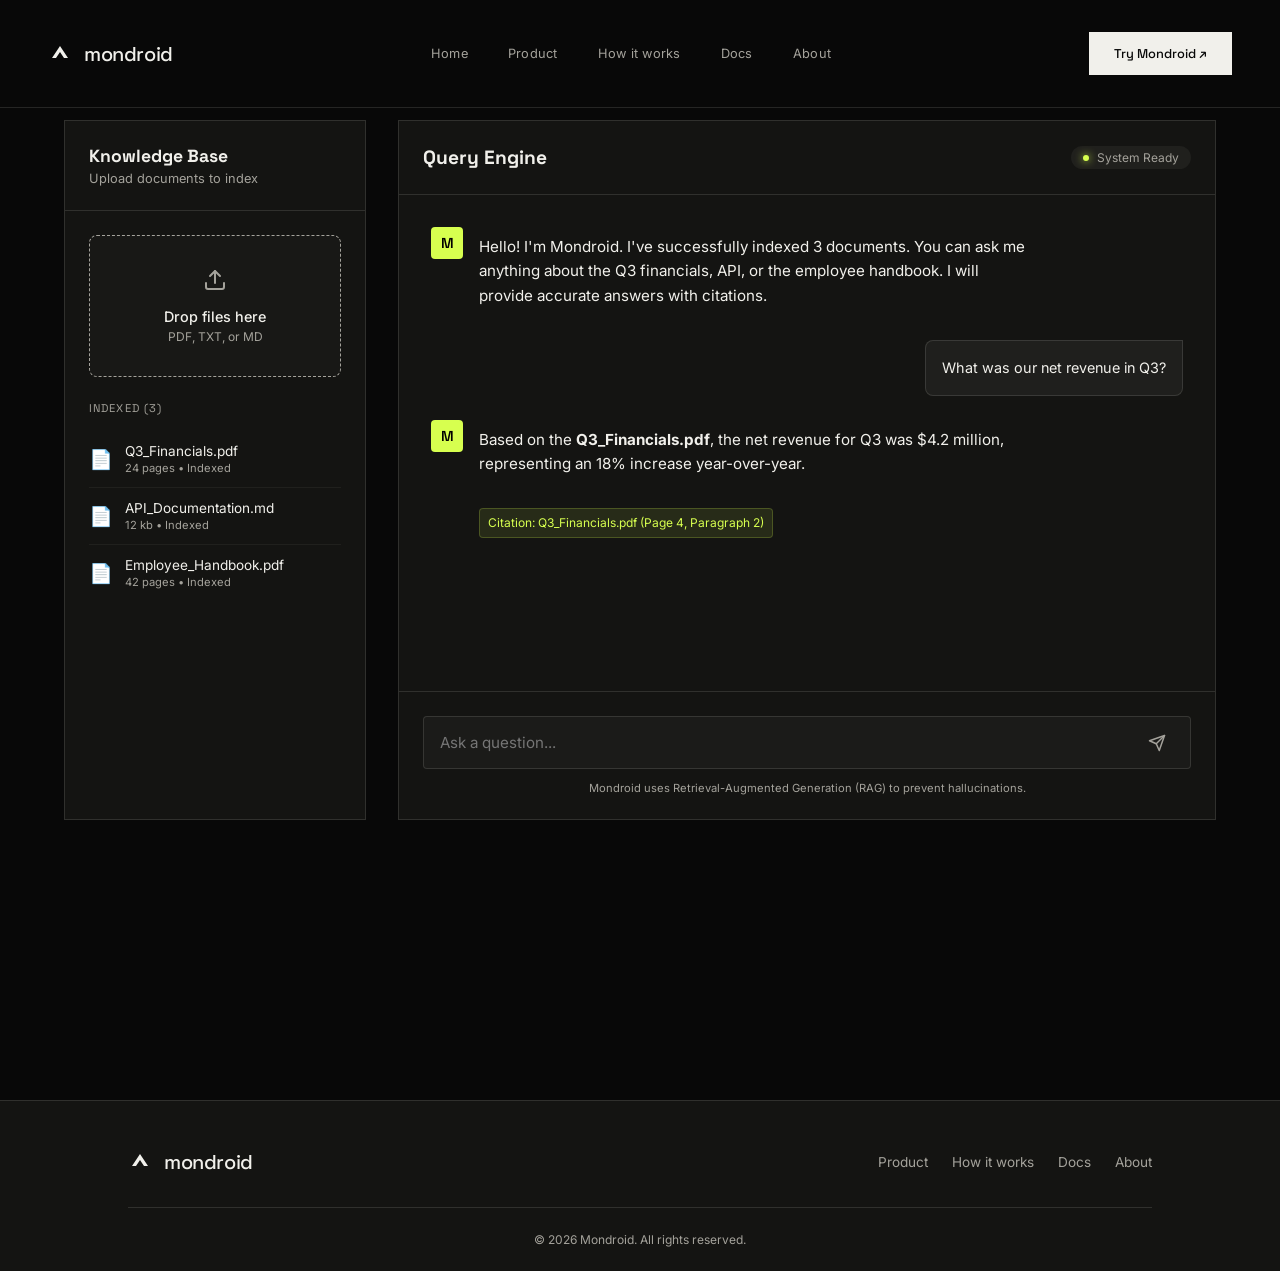
<file: lets-scroll-main/try.html>
<!doctype html>
<html lang="en">

<head>
  <meta charset="utf-8" />
  <meta name="viewport" content="width=device-width, initial-scale=1, viewport-fit=cover" />
  <title>Try Mondroid</title>
  <meta name="description" content="Experience Mondroid RAG system." />
  <link rel="preconnect" href="https://fonts.googleapis.com">
  <link rel="preconnect" href="https://fonts.gstatic.com" crossorigin>
  <link
    href="https://fonts.googleapis.com/css2?family=Inter:wght@300;400;500;600&family=Space+Grotesk:wght@300;400;500;600;700&display=swap"
    rel="stylesheet">
  <link rel="stylesheet" href="style.css">
</head>

<body class="page-try">

  <nav class="custom-navbar" style="background: var(--sw-bg); border-bottom: 1px solid var(--border);">
    <div class="logo">
      <svg width="24" height="24" viewBox="0 0 24 24" fill="none" xmlns="http://www.w3.org/2000/svg">
        <path d="M4 16L12 4L20 16H16L12 10L8 16H4Z" fill="currentColor" />
      </svg>
      mondroid
    </div>
    <div class="nav-links">
      <a href="index.html">Home</a>
      <a href="product.html">Product</a>
      <a href="how-it-works.html">How it works</a>
      <a href="docs.html">Docs</a>
      <a href="about.html">About</a>
    </div>
    <div class="nav-right">
      <a href="try.html" class="btn-primary">Try Mondroid ↗</a>
    </div>
  </nav>

  <main class="try-layout">
    <div class="try-container">
      
      <!-- Left Sidebar: Documents -->
      <aside class="try-sidebar">
        <div class="try-sidebar__header">
          <h3>Knowledge Base</h3>
          <p>Upload documents to index</p>
        </div>
        
        <div class="upload-box">
          <svg width="24" height="24" viewBox="0 0 24 24" fill="none" stroke="currentColor" stroke-width="2" stroke-linecap="round" stroke-linejoin="round">
            <path d="M21 15v4a2 2 0 0 1-2 2H5a2 2 0 0 1-2-2v-4"></path>
            <polyline points="17 8 12 3 7 8"></polyline>
            <line x1="12" y1="3" x2="12" y2="15"></line>
          </svg>
          <p class="upload-title">Drop files here</p>
          <p class="upload-subtitle">PDF, TXT, or MD</p>
        </div>
        
        <div class="doc-list">
          <div class="doc-list__title">INDEXED (3)</div>
          
          <div class="doc-item">
            <span class="doc-icon">📄</span>
            <div class="doc-info">
              <span class="doc-name">Q3_Financials.pdf</span>
              <span class="doc-meta">24 pages • Indexed</span>
            </div>
          </div>
          
          <div class="doc-item">
            <span class="doc-icon">📄</span>
            <div class="doc-info">
              <span class="doc-name">API_Documentation.md</span>
              <span class="doc-meta">12 kb • Indexed</span>
            </div>
          </div>
          
          <div class="doc-item">
            <span class="doc-icon">📄</span>
            <div class="doc-info">
              <span class="doc-name">Employee_Handbook.pdf</span>
              <span class="doc-meta">42 pages • Indexed</span>
            </div>
          </div>
        </div>
      </aside>

      <!-- Right Main Area: Chat -->
      <section class="try-chat">
        <header class="chat-header">
          <h2>Query Engine</h2>
          <div class="status-badge"><span class="dot"></span> System Ready</div>
        </header>
        
        <div class="chat-messages">
          <div class="message system">
            <div class="avatar">M</div>
            <div class="msg-content">
              Hello! I'm Mondroid. I've successfully indexed 3 documents. You can ask me anything about the Q3 financials, API, or the employee handbook. I will provide accurate answers with citations.
            </div>
          </div>
          
          <!-- Example user message -->
          <div class="message user">
            <div class="msg-content">
              What was our net revenue in Q3?
            </div>
          </div>
          
          <!-- Example system response -->
          <div class="message system">
            <div class="avatar">M</div>
            <div class="msg-content">
              Based on the <strong>Q3_Financials.pdf</strong>, the net revenue for Q3 was $4.2 million, representing an 18% increase year-over-year.
              <br><br>
              <span class="citation">Citation: Q3_Financials.pdf (Page 4, Paragraph 2)</span>
            </div>
          </div>
        </div>
        
        <div class="chat-input-wrapper">
          <div class="chat-input-box">
            <input type="text" class="chat-input" placeholder="Ask a question..." />
            <button class="chat-send">
              <svg width="18" height="18" viewBox="0 0 24 24" fill="none" stroke="currentColor" stroke-width="2" stroke-linecap="round" stroke-linejoin="round">
                <line x1="22" y1="2" x2="11" y2="13"></line>
                <polygon points="22 2 15 22 11 13 2 9 22 2"></polygon>
              </svg>
            </button>
          </div>
          <div class="chat-footer-text">Mondroid uses Retrieval-Augmented Generation (RAG) to prevent hallucinations.</div>
        </div>
      </section>
      
    </div>
  </main>
  
  <footer class="site-footer">
    <div class="footer-content">
      <div class="footer-logo">
        <svg width="24" height="24" viewBox="0 0 24 24" fill="none" xmlns="http://www.w3.org/2000/svg">
          <path d="M4 16L12 4L20 16H16L12 10L8 16H4Z" fill="currentColor" />
        </svg>
        mondroid
      </div>
      <div class="footer-links">
        <a href="product.html">Product</a>
        <a href="how-it-works.html">How it works</a>
        <a href="docs.html">Docs</a>
        <a href="about.html">About</a>
      </div>
    </div>
    <div class="footer-bottom">
      &copy; 2026 Mondroid. All rights reserved.
    </div>
  </footer>

</body>
</html>
</file>
<file: lets-scroll-main/style.css>
:root,
.sw-root {
  --sw-bg: #080808;
  --sw-ink: #F1F0EB;
  --sw-ink-soft: #A4A29B;
  --surface: #141412;
  --border: rgba(241, 240, 235, 0.12);
  --sw-accent: #D7FF4F;
  --sw-font-display: 'Space Grotesk', -apple-system, sans-serif;
  --sw-font-body: 'Inter', -apple-system, sans-serif;
}

body {
  margin: 0;
  background-color: var(--sw-bg);
  color: var(--sw-ink);
  font-family: var(--sw-font-body);
  overflow-x: hidden;
}

body.page-about {
  background-image: linear-gradient(rgba(8, 8, 8, 0.96), rgba(8, 8, 8, 0.98)), url('assets/bg_about.jpg');
  background-size: cover;
  background-position: center;
  background-attachment: fixed;
}

body.page-docs {
  background-image: linear-gradient(rgba(8, 8, 8, 0.96), rgba(8, 8, 8, 0.98)), url('assets/bg_docs.jpg');
  background-size: cover;
  background-position: center;
  background-attachment: fixed;
}

body.page-how {
  background-image: linear-gradient(rgba(8, 8, 8, 0.96), rgba(8, 8, 8, 0.98)), url('assets/bg_how.jpg');
  background-size: cover;
  background-position: center;
  background-attachment: fixed;
}

body.page-product {
  background-image: linear-gradient(rgba(8, 8, 8, 0.95), rgba(8, 8, 8, 0.97)), url('assets/bg_product.jpg');
  background-size: cover;
  background-position: center;
  background-attachment: fixed;
}


/* Custom Navbar */
.custom-navbar {
  position: fixed;
  top: 0;
  left: 0;
  width: 100%;
  display: flex;
  justify-content: space-between;
  align-items: center;
  padding: 32px 48px;
  box-sizing: border-box;
  z-index: 1000;
  pointer-events: none;
}

.custom-navbar>* {
  pointer-events: auto;
}

.logo {
  display: flex;
  align-items: center;
  gap: 12px;
  font-family: var(--sw-font-display);
  font-weight: 500;
  font-size: 1.25rem;
  letter-spacing: -0.02em;
}

.nav-links {
  display: flex;
  gap: 40px;
}

.nav-links a {
  color: var(--sw-ink-soft);
  text-decoration: none;
  font-size: 0.8rem;
  transition: color 0.3s ease;
  font-weight: 400;
  letter-spacing: 0.02em;
}

.nav-links a:hover,
.nav-links a.active {
  color: var(--sw-ink);
}

.nav-links a.active {
  position: relative;
}

.nav-links a.active::after {
  content: '';
  position: absolute;
  bottom: -8px;
  left: 0;
  width: 100%;
  height: 1px;
  background-color: var(--sw-ink);
}

.nav-right {
  display: flex;
  align-items: center;
  gap: 32px;
}

.built-for {
  color: var(--sw-ink-soft);
  font-size: 0.7rem;
  text-align: right;
  line-height: 1.4;
  letter-spacing: 0.02em;
}

.btn-primary {
  background: var(--sw-ink);
  color: var(--sw-bg);
  text-decoration: none;
  padding: 12px 24px;
  border-radius: 0;
  font-family: var(--sw-font-display);
  font-size: 0.8rem;
  font-weight: 500;
  transition: all 0.3s ease;
  border: 1px solid var(--sw-ink);
}

.btn-primary:hover {
  background: transparent;
  color: var(--sw-ink);
}

/* Scrub Engine Overrides */

.sw-copy {
  top: 40% !important;
  transform: translateY(-50%) !important;
  padding-left: 64px !important;
  width: 50% !important;
  max-width: 640px !important;
}

.sw-copy__num {
  display: none !important;
}

.sw-copylayer::before {
  content: "" !important;
  position: absolute !important;
  inset: 0 !important;
  width: 100% !important;
  background: linear-gradient(90deg, rgba(8, 8, 8, 0.95) 0%, rgba(8, 8, 8, 0.6) 40%, transparent 100%) !important;
}

.sw-copy__title {
  font-family: var(--sw-font-display) !important;
  font-size: 3.5rem !important;
  font-weight: 400 !important;
  line-height: 1.05 !important;
  letter-spacing: -0.04em !important;
  margin-bottom: 24px !important;
  color: var(--sw-ink) !important;
  text-shadow: none !important;
}

.sw-copy__body {
  font-family: var(--sw-font-body) !important;
  font-size: 1rem !important;
  color: var(--sw-ink-soft) !important;
  line-height: 1.6 !important;
  max-width: 440px !important;
  text-shadow: none !important;
  margin-top: 0 !important;
  font-weight: 300 !important;
}

.sw-copy__eyebrow {
  font-family: var(--sw-font-body) !important;
  font-size: 0.7rem !important;
  letter-spacing: 0.2em !important;
  color: var(--sw-ink-soft) !important;
  text-transform: uppercase !important;
  margin-bottom: 24px !important;
  font-weight: 400 !important;
}

.sw-copy__cta {
  margin-top: 32px !important;
  display: flex !important;
  gap: 16px !important;
  align-items: center !important;
}

.sw-copy__cta .sw-btn {
  padding: 12px 28px !important;
  border-radius: 0 !important;
  font-family: var(--sw-font-display) !important;
  font-size: 0.8rem !important;
  font-weight: 500 !important;
  text-transform: none !important;
  transition: all 0.3s ease !important;
}

.sw-copy__cta .sw-btn--primary {
  background: var(--sw-ink) !important;
  color: var(--sw-bg) !important;
  border: 1px solid var(--sw-ink) !important;
}

.sw-copy__cta .sw-btn--primary:hover {
  background: transparent !important;
  color: var(--sw-ink) !important;
}

.sw-copy__cta .sw-btn--ghost {
  border: none !important;
  background: transparent !important;
  color: var(--sw-ink-soft) !important;
  padding: 12px 0 !important;
}

.sw-copy__cta .sw-btn--ghost:hover {
  color: var(--sw-ink) !important;
  background: transparent !important;
}

.sw-hint {
  display: none !important;
}

/* Redesign the right side route dots to look like the reference numbers (01 Ingest, etc) */
.sw-route {
  right: 48px !important;
  gap: 32px !important;
  align-items: flex-end !important;
}

.sw-route::before {
  display: none !important;
}

.sw-route__dot {
  gap: 12px !important;
  flex-direction: row-reverse;
  color: var(--sw-ink-soft) !important;
  transition: color 0.3s ease !important;
}

.sw-route__dot i {
  display: none !important;
}

.sw-route__dot::before {
  content: '';
  position: absolute;
  top: -16px;
  right: 6px;
  width: 1px;
  height: 12px;
  background: var(--border);
  transition: background 0.3s ease;
}

.sw-route__dot:first-child::before {
  display: none;
}

.sw-route__label {
  position: relative !important;
  right: auto !important;
  top: auto !important;
  transform: none !important;
  opacity: 1 !important;
  pointer-events: auto !important;
  background: transparent !important;
  border: none !important;
  backdrop-filter: none !important;
  color: inherit !important;
  font-size: 0.75rem !important;
  font-weight: 400 !important;
  padding: 0 !important;
  font-family: var(--sw-font-body) !important;
}

.sw-route__dot:hover,
.sw-route__dot.is-active {
  color: var(--sw-ink) !important;
}

.sw-route__dot.is-active::before {
  background: var(--sw-accent);
}

/* Bottom Footer (Custom) */
.bottom-footer {
  position: fixed;
  bottom: 0;
  left: 0;
  width: 100%;
  padding: 24px 64px 32px 64px;
  box-sizing: border-box;
  display: flex;
  justify-content: space-between;
  align-items: flex-end;
  z-index: 1000;
  pointer-events: none;
  background: linear-gradient(to top, rgba(8, 8, 8, 1) 0%, rgba(8, 8, 8, 0.5) 50%, transparent 100%);
  border-top: 1px solid var(--border);
}

.footer-left {
  color: var(--sw-ink-soft);
  font-size: 0.7rem;
  letter-spacing: 0.1em;
  max-width: 180px;
  line-height: 1.6;
}

.footer-left .eyebrow {
  margin-bottom: 8px;
  color: rgba(241, 240, 235, 0.3);
}

.footer-steps {
  display: flex;
  gap: 40px;
}

.f-step {
  opacity: 0.3;
  transition: all 0.4s ease;
  width: 140px;
  border-left: 1px solid var(--border);
  padding-left: 20px;
  display: flex;
  flex-direction: column;
}

.f-step.active {
  opacity: 1;
  border-left: 1px solid var(--sw-accent);
}

.f-step .step-num {
  font-family: var(--sw-font-display);
  font-size: 0.8rem;
  color: var(--sw-ink-soft);
  margin-bottom: 12px;
}

.f-step h4 {
  margin: 0 0 8px 0;
  font-family: var(--sw-font-display);
  font-size: 0.8rem;
  font-weight: 500;
  letter-spacing: 0.05em;
  color: var(--sw-ink);
  text-transform: uppercase;
}

.f-step p {
  margin: 0;
  font-size: 0.7rem;
  color: var(--sw-ink-soft);
  line-height: 1.5;
  font-weight: 300;
}

/* --- PRODUCT PAGE STYLES --- */
.product-page {
  padding-top: 120px;
  background: transparent;
  min-height: 100vh;
}

.product-hero {
  position: relative;
  min-height: 80vh;
  display: flex;
  flex-direction: column;
  justify-content: center;
  padding: 0 10vw;
  background-image: linear-gradient(135deg, rgba(8, 8, 8, 1) 30%, rgba(8, 8, 8, 0.3) 100%);
  background-size: cover;
  background-position: center;
  background-attachment: fixed;
  border-bottom: 1px solid var(--border);
}

.product-hero__eyebrow {
  font-family: var(--sw-font-display);
  font-size: 0.75rem;
  letter-spacing: 0.2em;
  color: var(--sw-ink-soft);
  text-transform: uppercase;
  margin-bottom: 24px;
}

.product-hero__title {
  font-family: var(--sw-font-display);
  font-size: 4.5rem;
  font-weight: 400;
  line-height: 1.05;
  letter-spacing: -0.04em;
  color: var(--sw-ink);
  margin: 0 0 24px 0;
  max-width: 800px;
}

.product-hero__body {
  font-family: var(--sw-font-body);
  font-size: 1.1rem;
  color: var(--sw-ink-soft);
  line-height: 1.6;
  max-width: 500px;
  font-weight: 300;
  margin-bottom: 48px;
}

.product-section {
  padding: 120px 10vw;
  border-bottom: 1px solid var(--border);
}

.product-section__heading {
  font-family: var(--sw-font-display);
  font-size: 2.5rem;
  font-weight: 400;
  letter-spacing: -0.03em;
  color: var(--sw-ink);
  margin-bottom: 64px;
}

/* The Problem */
.problem-statement {
  font-family: var(--sw-font-display);
  font-size: 3rem;
  line-height: 1.2;
  color: var(--sw-ink);
  max-width: 900px;
  margin-bottom: 40px;
}

.problem-desc {
  font-family: var(--sw-font-body);
  font-size: 1.2rem;
  color: var(--sw-ink-soft);
  max-width: 600px;
  line-height: 1.6;
}

/* Interactive Pipeline */
.pipeline-container {
  display: flex;
  flex-direction: column;
  gap: 32px;
  position: relative;
  border-left: 1px solid var(--border);
  padding-left: 48px;
  margin-left: 12px;
}

.pipeline-step {
  position: relative;
  opacity: 0.4;
  transition: opacity 0.5s ease;
  padding: 24px 0;
}

.pipeline-step:hover,
.pipeline-step.is-active {
  opacity: 1;
}

.pipeline-step::before {
  content: '';
  position: absolute;
  left: -49px;
  top: 32px;
  width: 12px;
  height: 1px;
  background: var(--border);
  transition: background 0.5s ease, width 0.5s ease;
}

.pipeline-step.is-active::before {
  background: var(--sw-accent);
  width: 24px;
}

.pipeline-step .step-num {
  font-family: var(--sw-font-display);
  font-size: 0.9rem;
  color: var(--sw-ink-soft);
  margin-bottom: 8px;
}

.pipeline-step h3 {
  font-family: var(--sw-font-display);
  font-size: 1.5rem;
  color: var(--sw-ink);
  margin: 0 0 16px 0;
  font-weight: 400;
}

.pipeline-step p {
  color: var(--sw-ink-soft);
  max-width: 400px;
  line-height: 1.5;
  font-size: 0.9rem;
  margin: 0;
}

/* Technical Diagram */
.diagram {
  display: flex;
  flex-direction: column;
  align-items: center;
  gap: 24px;
  margin: 64px 0;
  font-family: var(--sw-font-display);
}

.diagram-node {
  border: 1px solid var(--border);
  padding: 16px 32px;
  color: var(--sw-ink);
  letter-spacing: 0.1em;
  font-size: 0.8rem;
  background: var(--surface);
  text-transform: uppercase;
}

.diagram-row {
  display: flex;
  gap: 64px;
  align-items: center;
}

.diagram-arrow {
  color: var(--sw-ink-soft);
  font-size: 1.2rem;
  display: flex;
  align-items: center;
}

/* Animations */
.reveal-on-scroll {
  opacity: 0;
  transform: translateY(20px);
  transition: opacity 0.8s ease, transform 0.8s ease;
}

.reveal-on-scroll.is-visible {
  opacity: 1;
  transform: translateY(0);
}

@media (prefers-reduced-motion: reduce) {
  .reveal-on-scroll {
    transition: none;
    opacity: 1;
    transform: none;
  }
}

@media (max-width: 860px) {
  .product-hero {
    padding: 0 5vw;
  }

  .product-hero__title {
    font-size: 2.8rem;
  }

  .product-section {
    padding: 80px 5vw;
  }

  .problem-statement {
    font-size: 2rem;
  }

  .diagram-row {
    flex-direction: column;
    gap: 24px;
  }
}

/* --- DOCS PAGE STYLES --- */
.docs-layout {
  display: flex;
  padding-top: 120px;
  min-height: 100vh;
  max-width: 1400px;
  margin: 0 auto;
  gap: 64px;
  padding-left: 5vw;
  padding-right: 5vw;
}

.docs-sidebar {
  width: 250px;
  flex-shrink: 0;
  position: sticky;
  top: 120px;
  align-self: flex-start;
  display: flex;
  flex-direction: column;
  gap: 16px;
  border-right: 1px solid var(--border);
  padding-right: 24px;
}

.docs-sidebar h3 {
  font-family: var(--sw-font-display);
  font-size: 0.8rem;
  color: var(--sw-ink);
  text-transform: uppercase;
  letter-spacing: 0.1em;
  margin: 0 0 8px 0;
}

.docs-nav-link {
  font-family: var(--sw-font-body);
  font-size: 0.85rem;
  color: var(--sw-ink-soft);
  text-decoration: none;
  transition: color 0.2s ease;
}

.docs-nav-link:hover,
.docs-nav-link.active {
  color: var(--sw-accent);
}

.docs-content {
  flex-grow: 1;
  max-width: 800px;
  padding-bottom: 120px;
}

.docs-content h1 {
  font-family: var(--sw-font-display);
  font-size: 3rem;
  font-weight: 400;
  color: var(--sw-ink);
  margin-top: 0;
  margin-bottom: 32px;
}

.docs-content h2 {
  font-family: var(--sw-font-display);
  font-size: 2rem;
  font-weight: 400;
  color: var(--sw-ink);
  margin-top: 64px;
  margin-bottom: 24px;
  border-bottom: 1px solid var(--border);
  padding-bottom: 12px;
}

.docs-content p,
.docs-content li {
  font-family: var(--sw-font-body);
  font-size: 1.05rem;
  color: var(--sw-ink-soft);
  line-height: 1.7;
  margin-bottom: 24px;
  font-weight: 300;
}

.docs-content code {
  font-family: ui-monospace, monospace;
  background: var(--surface);
  padding: 4px 8px;
  border-radius: 4px;
  font-size: 0.9em;
  color: var(--sw-accent);
  border: 1px solid var(--border);
}

/* --- ABOUT PAGE STYLES --- */
.about-layout {
  padding-top: 180px;
  min-height: 100vh;
  display: flex;
  flex-direction: column;
  align-items: center;
  padding-bottom: 120px;
}

.about-content {
  max-width: 700px;
  width: 100%;
  padding: 0 5vw;
}

.about-content h1 {
  font-family: var(--sw-font-display);
  font-size: 3.5rem;
  font-weight: 400;
  letter-spacing: -0.03em;
  color: var(--sw-ink);
  text-align: center;
  margin-bottom: 64px;
}

.about-content h2 {
  font-family: var(--sw-font-display);
  font-size: 1.8rem;
  font-weight: 400;
  color: var(--sw-ink);
  margin-top: 64px;
  margin-bottom: 24px;
}

.about-content p {
  font-family: var(--sw-font-body);
  font-size: 1.15rem;
  color: var(--sw-ink-soft);
  line-height: 1.8;
  margin-bottom: 32px;
  font-weight: 300;
}

@media (max-width: 860px) {
  .docs-layout {
    flex-direction: column;
    gap: 32px;
  }

  .docs-sidebar {
    width: 100%;
    position: static;
    border-right: none;
    border-bottom: 1px solid var(--border);
    padding-bottom: 24px;
  }
}

/* Standard Footer */
.site-footer {
  background-color: var(--surface);
  border-top: 1px solid var(--border);
  padding: 48px 10vw 24px 10vw;
  display: flex;
  flex-direction: column;
  gap: 32px;
  position: relative;
  z-index: 10;
}

.footer-content {
  display: flex;
  justify-content: space-between;
  align-items: center;
  flex-wrap: wrap;
  gap: 24px;
}

.footer-logo {
  font-family: var(--sw-font-display);
  font-size: 1.25rem;
  font-weight: 500;
  color: var(--sw-ink);
  letter-spacing: -0.02em;
  display: flex;
  align-items: center;
  gap: 12px;
}

.footer-links {
  display: flex;
  gap: 24px;
}

.footer-links a {
  color: var(--sw-ink-soft);
  text-decoration: none;
  font-size: 0.85rem;
  transition: color 0.3s ease;
}

.footer-links a:hover {
  color: var(--sw-ink);
}

.footer-bottom {
  border-top: 1px solid var(--border);
  padding-top: 24px;
  font-size: 0.75rem;
  color: var(--sw-ink-soft);
  text-align: center;
}

/* --- TRY MONDROID PAGE --- */
body.page-try {
  background: var(--sw-bg);
}

.try-layout {
  padding-top: 120px;
  min-height: 100vh;
  display: flex;
  justify-content: center;
  padding-bottom: 80px;
}

.try-container {
  width: 90%;
  max-width: 1200px;
  display: flex;
  gap: 32px;
  height: calc(100vh - 200px);
  min-height: 600px;
}

.try-sidebar {
  width: 300px;
  flex-shrink: 0;
  border: 1px solid var(--border);
  background: var(--surface);
  display: flex;
  flex-direction: column;
}

.try-sidebar__header {
  padding: 24px;
  border-bottom: 1px solid var(--border);
}

.try-sidebar__header h3 {
  font-family: var(--sw-font-display);
  font-size: 1.1rem;
  color: var(--sw-ink);
  margin: 0 0 4px 0;
}

.try-sidebar__header p {
  font-size: 0.8rem;
  color: var(--sw-ink-soft);
  margin: 0;
}

.upload-box {
  margin: 24px;
  border: 1px dashed var(--sw-ink-soft);
  border-radius: 8px;
  padding: 32px 16px;
  text-align: center;
  cursor: pointer;
  transition: all 0.2s ease;
  background: rgba(241, 240, 235, 0.02);
}

.upload-box:hover {
  border-color: var(--sw-accent);
  background: rgba(215, 255, 79, 0.05);
}

.upload-box svg {
  color: var(--sw-ink-soft);
  margin-bottom: 12px;
}

.upload-title {
  color: var(--sw-ink);
  font-size: 0.9rem;
  font-weight: 500;
  margin: 0 0 4px 0;
}

.upload-subtitle {
  color: var(--sw-ink-soft);
  font-size: 0.75rem;
  margin: 0;
}

.doc-list {
  flex-grow: 1;
  padding: 0 24px 24px 24px;
  overflow-y: auto;
}

.doc-list__title {
  font-family: var(--sw-font-display);
  font-size: 0.7rem;
  letter-spacing: 0.1em;
  color: var(--sw-ink-soft);
  margin-bottom: 16px;
}

.doc-item {
  display: flex;
  align-items: center;
  gap: 12px;
  padding: 12px 0;
  border-bottom: 1px solid rgba(241, 240, 235, 0.05);
}

.doc-item:last-child {
  border-bottom: none;
}

.doc-icon {
  font-size: 1.2rem;
}

.doc-info {
  display: flex;
  flex-direction: column;
  gap: 2px;
}

.doc-name {
  font-size: 0.85rem;
  color: var(--sw-ink);
}

.doc-meta {
  font-size: 0.7rem;
  color: var(--sw-ink-soft);
}

.try-chat {
  flex-grow: 1;
  border: 1px solid var(--border);
  background: var(--surface);
  display: flex;
  flex-direction: column;
}

.chat-header {
  padding: 24px;
  border-bottom: 1px solid var(--border);
  display: flex;
  justify-content: space-between;
  align-items: center;
}

.chat-header h2 {
  font-family: var(--sw-font-display);
  font-size: 1.2rem;
  color: var(--sw-ink);
  margin: 0;
}

.status-badge {
  display: flex;
  align-items: center;
  gap: 8px;
  font-size: 0.75rem;
  color: var(--sw-ink-soft);
  background: rgba(241, 240, 235, 0.05);
  padding: 4px 12px;
  border-radius: 12px;
}

.status-badge .dot {
  width: 6px;
  height: 6px;
  background: var(--sw-accent);
  border-radius: 50%;
  box-shadow: 0 0 8px var(--sw-accent);
}

.chat-messages {
  flex-grow: 1;
  padding: 32px;
  overflow-y: auto;
  display: flex;
  flex-direction: column;
  gap: 24px;
}

.message {
  display: flex;
  gap: 16px;
  max-width: 80%;
}

.message.user {
  align-self: flex-end;
  flex-direction: row-reverse;
}

.avatar {
  width: 32px;
  height: 32px;
  border-radius: 4px;
  background: var(--sw-accent);
  color: #000;
  display: flex;
  align-items: center;
  justify-content: center;
  font-family: var(--sw-font-display);
  font-weight: 600;
  font-size: 0.9rem;
  flex-shrink: 0;
}

.message.user .msg-content {
  background: rgba(241, 240, 235, 0.05);
  border: 1px solid var(--border);
  padding: 16px;
  border-radius: 8px 0 8px 8px;
  color: var(--sw-ink);
  font-size: 0.9rem;
  line-height: 1.5;
}

.message.system .msg-content {
  background: transparent;
  padding: 8px 0;
  color: var(--sw-ink);
  font-size: 0.95rem;
  line-height: 1.6;
}

.citation {
  display: inline-block;
  background: rgba(215, 255, 79, 0.1);
  color: var(--sw-accent);
  font-size: 0.75rem;
  padding: 4px 8px;
  border-radius: 4px;
  margin-top: 8px;
  border: 1px solid rgba(215, 255, 79, 0.2);
}

.chat-input-wrapper {
  padding: 24px;
  border-top: 1px solid var(--border);
}

.chat-input-box {
  display: flex;
  align-items: center;
  background: rgba(241, 240, 235, 0.03);
  border: 1px solid var(--border);
  border-radius: 4px;
  padding: 8px 16px;
}

.chat-input {
  flex-grow: 1;
  background: transparent;
  border: none;
  color: var(--sw-ink);
  font-family: var(--sw-font-body);
  font-size: 0.95rem;
  padding: 8px 0;
  outline: none;
}

.chat-send {
  background: transparent;
  border: none;
  color: var(--sw-ink-soft);
  cursor: pointer;
  padding: 8px;
  transition: color 0.2s ease;
  display: flex;
  align-items: center;
  justify-content: center;
}

.chat-send:hover {
  color: var(--sw-accent);
}

.chat-footer-text {
  text-align: center;
  font-size: 0.7rem;
  color: var(--sw-ink-soft);
  margin-top: 12px;
}

@media (max-width: 860px) {
  .try-container {
    flex-direction: column;
    height: auto;
  }
  .try-sidebar {
    width: 100%;
    height: 400px;
  }
  .try-chat {
    height: 600px;
  }
}
</file>
